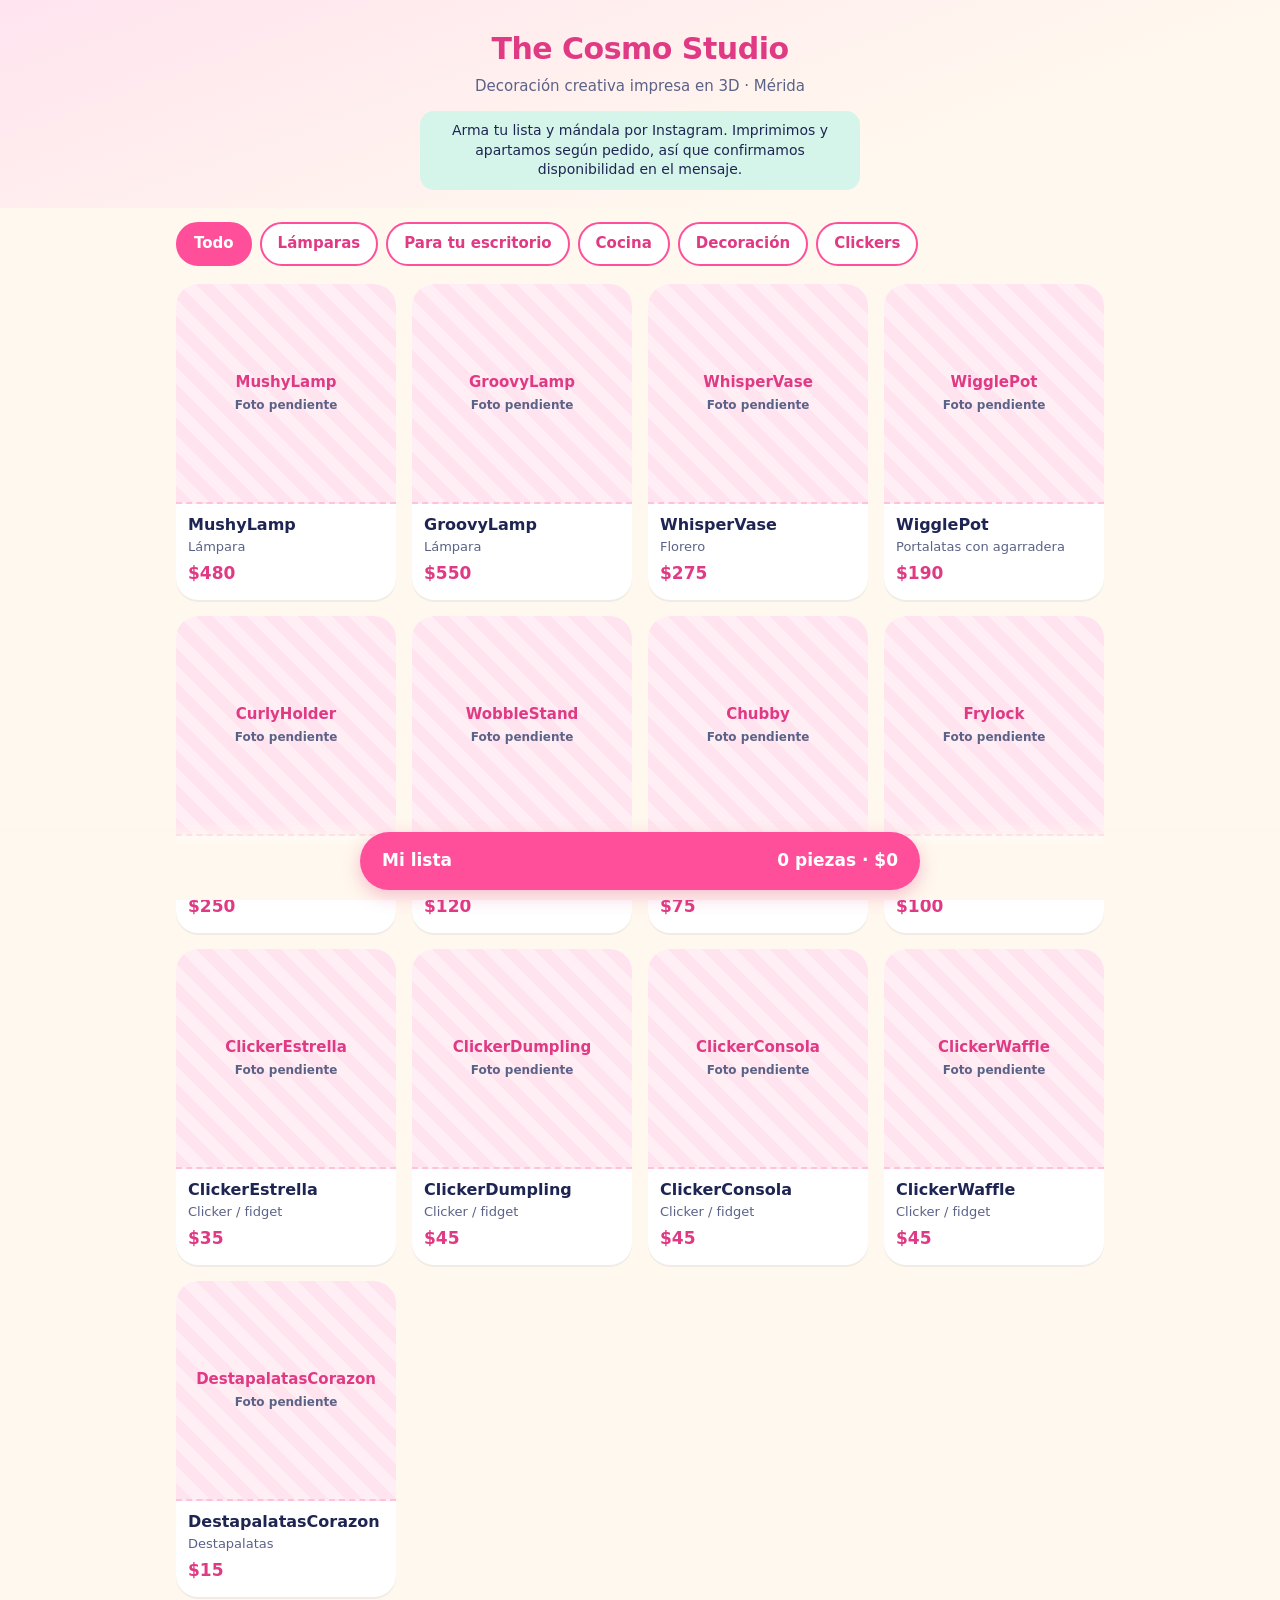
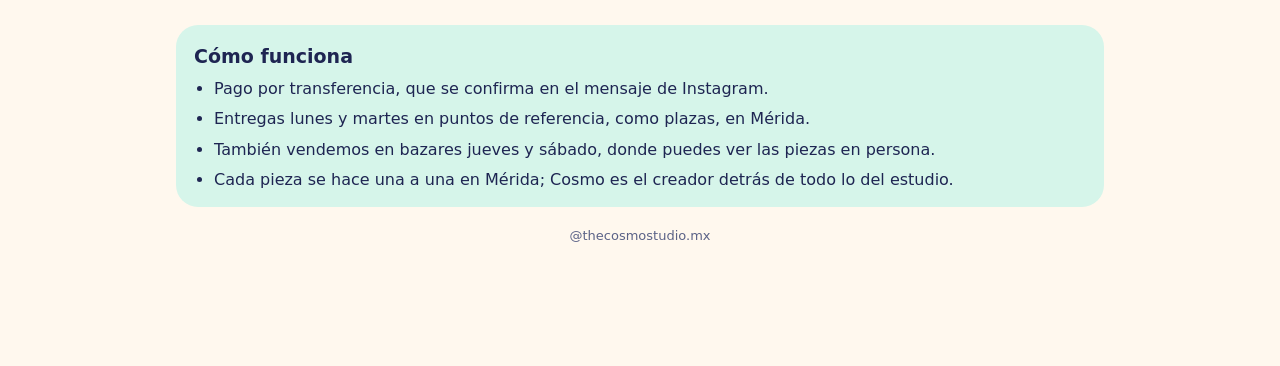
<file: index.html>
<!DOCTYPE html>
<html lang="es-MX">
<head>
<meta charset="utf-8">
<meta name="viewport" content="width=device-width, initial-scale=1, viewport-fit=cover">
<title>The Cosmo Studio · Catálogo</title>
<meta name="description" content="Decoración creativa impresa en 3D, hecha una a una en Mérida. Arma tu pedido y mándalo por Instagram.">
<meta name="theme-color" content="#FFF8EE">
<style>
  /* ---------- Colores de la marca ---------- */
  :root {
    --rosa-cosmo: #FF4F9A;   /* [FALTA DATO]: tono exacto de Rosa Cosmo. Cambien este código por el oficial. */
    --rosa-cosmo-oscuro: #E03A84;
    --rosa-claro: #FFE4EF;
    --crema: #FFF8EE;
    --menta: #D6F5EA;
    --menta-fuerte: #7FD9B9;
    --texto: #1E2552;        /* azul oscuro: solo para texto */
    --texto-suave: #5B6287;
    --blanco: #FFFFFF;
    --radio: 22px;
    --fuente: ui-rounded, "SF Pro Rounded", "Arial Rounded MT Bold", "Nunito", "Varela Round", system-ui, -apple-system, "Segoe UI", Roboto, sans-serif;
  }
  * { box-sizing: border-box; }
  html, body { margin: 0; padding: 0; }
  body {
    font-family: var(--fuente);
    color: var(--texto);
    background: var(--crema);
    line-height: 1.4;
    -webkit-text-size-adjust: 100%;
    padding-bottom: calc(96px + env(safe-area-inset-bottom));
  }
  button, input, textarea { font: inherit; color: inherit; }
  button { cursor: pointer; -webkit-tap-highlight-color: transparent; }
  .contenedor { max-width: 960px; margin: 0 auto; padding: 0 16px; }

  /* ---------- Encabezado ---------- */
  header {
    background: linear-gradient(160deg, var(--rosa-claro) 0%, var(--crema) 70%);
    padding: 28px 0 18px;
    text-align: center;
  }
  .marca { font-size: 30px; font-weight: 800; letter-spacing: -0.5px; margin: 0; color: var(--rosa-cosmo-oscuro); }
  .lema { margin: 6px 0 0; font-size: 15px; color: var(--texto-suave); }
  .aviso-disponibilidad {
    margin: 14px auto 0; max-width: 440px; font-size: 14px;
    background: var(--menta); border-radius: 14px; padding: 10px 14px;
  }

  /* ---------- Filtros ---------- */
  .filtros {
    display: flex; gap: 8px; overflow-x: auto; padding: 14px 16px 6px;
    scrollbar-width: none; max-width: 960px; margin: 0 auto;
  }
  .filtros::-webkit-scrollbar { display: none; }
  .filtro {
    flex: 0 0 auto; border: 2px solid var(--rosa-cosmo); background: var(--blanco);
    color: var(--rosa-cosmo-oscuro); border-radius: 999px; padding: 9px 16px;
    font-size: 15px; font-weight: 700; min-height: 44px;
  }
  .filtro[aria-pressed="true"] { background: var(--rosa-cosmo); color: var(--blanco); }

  /* ---------- Rejilla de productos ---------- */
  .rejilla {
    display: grid; grid-template-columns: repeat(2, minmax(0, 1fr)); gap: 12px;
    padding: 12px 0 8px; list-style: none; margin: 0;
  }
  @media (min-width: 700px) { .rejilla { grid-template-columns: repeat(3, minmax(0, 1fr)); gap: 16px; } }
  @media (min-width: 940px) { .rejilla { grid-template-columns: repeat(4, minmax(0, 1fr)); } }
  .tarjeta {
    width: 100%; text-align: left; border: 0; padding: 0; background: var(--blanco);
    border-radius: var(--radio); overflow: hidden; display: flex; flex-direction: column;
    box-shadow: 0 2px 0 rgba(30,37,82,.06);
  }
  .tarjeta:active { transform: scale(.98); }
  .tarjeta-info { padding: 10px 12px 14px; }
  .rejilla > li { min-width: 0; }
  .tarjeta-nombre { font-weight: 800; font-size: 16px; margin: 0; overflow-wrap: anywhere; }
  .tarjeta-tipo { font-size: 13px; color: var(--texto-suave); margin: 2px 0 6px; }
  .tarjeta-precio { font-weight: 800; color: var(--rosa-cosmo-oscuro); font-size: 17px; }

  /* Espacio de foto: se ve mientras no haya foto real */
  .foto, .foto-espacio { width: 100%; aspect-ratio: 1 / 1; display: block; object-fit: cover; }
  .foto-espacio {
    display: flex; flex-direction: column; align-items: center; justify-content: center; text-align: center;
    padding: 12px; font-weight: 800; font-size: 15px; color: var(--rosa-cosmo-oscuro); overflow-wrap: anywhere;
    background: repeating-linear-gradient(45deg, var(--rosa-claro), var(--rosa-claro) 12px, #FFEFF5 12px, #FFEFF5 24px);
    border-bottom: 2px dashed #FFC2DB;
  }
  .foto-espacio small { display: block; font-weight: 600; font-size: 12px; color: var(--texto-suave); margin-top: 4px; }

  /* ---------- Información del negocio ---------- */
  .info { background: var(--menta); border-radius: var(--radio); padding: 18px 18px 8px; margin: 20px 0 12px; }
  .info h2 { margin: 0 0 8px; font-size: 19px; }
  .info ul { margin: 0; padding-left: 20px; }
  .info li { margin-bottom: 8px; }
  footer { text-align: center; font-size: 13px; color: var(--texto-suave); padding: 8px 0 24px; }

  /* ---------- Barra fija de Mi lista ---------- */
  .barra-lista {
    position: fixed; left: 0; right: 0; bottom: 0; z-index: 20;
    padding: 10px 16px calc(10px + env(safe-area-inset-bottom));
    background: linear-gradient(to top, var(--crema) 70%, rgba(255,248,238,0));
  }
  .boton-lista {
    width: 100%; max-width: 560px; margin: 0 auto; display: flex; justify-content: space-between;
    align-items: center; gap: 10px; border: 0; border-radius: 999px; min-height: 58px;
    padding: 0 22px; background: var(--rosa-cosmo); color: var(--blanco);
    font-size: 17px; font-weight: 800; box-shadow: 0 6px 18px rgba(224,58,132,.3);
  }

  /* ---------- Hojas (ficha, lista, confirmación) ---------- */
  .fondo-hoja {
    position: fixed; inset: 0; z-index: 30; background: rgba(30,37,82,.35);
    display: none; align-items: flex-end; justify-content: center;
  }
  .fondo-hoja.abierta { display: flex; }
  .hoja {
    background: var(--crema); width: 100%; max-width: 560px; max-height: 92vh; max-height: 92dvh;
    overflow-y: auto; border-radius: 28px 28px 0 0; padding: 14px 18px calc(22px + env(safe-area-inset-bottom));
    -webkit-overflow-scrolling: touch;
  }
  @media (min-width: 700px) { .fondo-hoja { align-items: center; } .hoja { border-radius: 28px; } }
  .hoja-cabeza { display: flex; justify-content: space-between; align-items: center; gap: 10px; margin-bottom: 10px; }
  .hoja-cabeza h2 { margin: 0; font-size: 22px; }
  .cerrar {
    border: 0; background: var(--rosa-claro); color: var(--rosa-cosmo-oscuro);
    width: 44px; height: 44px; border-radius: 50%; font-size: 22px; font-weight: 800; flex: 0 0 auto;
  }

  .carrusel { display: flex; overflow-x: auto; scroll-snap-type: x mandatory; gap: 8px; border-radius: var(--radio); }
  .carrusel > * { flex: 0 0 100%; scroll-snap-align: center; border-radius: var(--radio); overflow: hidden; }
  .carrusel-nota { font-size: 13px; color: var(--texto-suave); text-align: center; margin: 6px 0 0; }
  .ficha-tipo { color: var(--texto-suave); margin: 10px 0 2px; }
  .ficha-uso { margin: 2px 0; }
  .ficha-precio { font-size: 26px; font-weight: 800; color: var(--rosa-cosmo-oscuro); margin: 6px 0 12px; }
  .etiqueta { font-weight: 800; margin: 14px 0 8px; display: block; }
  .colores { display: flex; flex-wrap: wrap; gap: 8px; }
  .color {
    border: 2px solid var(--menta-fuerte); background: var(--blanco); border-radius: 999px;
    padding: 9px 16px; font-weight: 700; min-height: 44px;
  }
  .color[aria-pressed="true"] { background: var(--menta-fuerte); border-color: var(--menta-fuerte); }
  .pide-color { color: var(--rosa-cosmo-oscuro); font-size: 14px; margin: 8px 0 0; min-height: 1.2em; }

  .cantidad { display: inline-flex; align-items: center; gap: 4px; background: var(--blanco); border-radius: 999px; padding: 4px; }
  .cantidad button {
    width: 48px; height: 48px; border-radius: 50%; border: 0; background: var(--rosa-claro);
    color: var(--rosa-cosmo-oscuro); font-size: 26px; font-weight: 800; line-height: 1;
  }
  .cantidad button:disabled { opacity: .4; }
  .cantidad output { min-width: 40px; text-align: center; font-size: 20px; font-weight: 800; }

  .boton-principal {
    width: 100%; border: 0; border-radius: 999px; min-height: 58px; margin-top: 18px;
    background: var(--rosa-cosmo); color: var(--blanco); font-size: 18px; font-weight: 800;
    display: flex; align-items: center; justify-content: center; text-decoration: none; padding: 0 18px;
  }
  .boton-principal:disabled { background: #F3C3D8; color: var(--blanco); }
  .boton-secundario {
    width: 100%; border: 2px solid var(--rosa-cosmo); background: var(--blanco); color: var(--rosa-cosmo-oscuro);
    border-radius: 999px; min-height: 52px; margin-top: 10px; font-size: 16px; font-weight: 800;
  }
  .boton-texto { border: 0; background: none; color: var(--texto-suave); text-decoration: underline; padding: 12px; font-size: 15px; display: block; margin: 8px auto 0; }

  /* Mi lista */
  .linea { background: var(--blanco); border-radius: 18px; padding: 12px 14px; margin-bottom: 10px; }
  .linea-arriba { display: flex; justify-content: space-between; gap: 8px; }
  .linea-nombre { font-weight: 800; margin: 0; overflow-wrap: anywhere; }
  .linea-detalle { font-size: 14px; color: var(--texto-suave); margin: 2px 0 0; }
  .linea-abajo { display: flex; justify-content: space-between; align-items: center; margin-top: 10px; }
  .linea-subtotal { font-weight: 800; font-size: 17px; }
  .quitar { border: 0; background: none; color: var(--rosa-cosmo-oscuro); font-weight: 700; text-decoration: underline; padding: 4px 0 4px 8px; min-height: 36px; }
  .vacia { text-align: center; padding: 22px 8px; color: var(--texto-suave); }
  .total { display: flex; justify-content: space-between; font-size: 21px; font-weight: 800; padding: 10px 4px; border-top: 2px dashed #FFC2DB; margin-top: 6px; }
  textarea {
    width: 100%; min-height: 76px; border-radius: 16px; border: 2px solid var(--menta-fuerte);
    padding: 10px 12px; background: var(--blanco); resize: vertical; font-size: 16px;
  }
  .ayuda { font-size: 14px; color: var(--texto-suave); margin: 8px 0 0; }

  /* Confirmación */
  .aviso-copiado { background: var(--menta); border-radius: 18px; padding: 14px 16px; font-weight: 800; font-size: 18px; margin: 0 0 12px; }
  .aviso-copiado.fallo { background: var(--rosa-claro); }
  .mensaje {
    white-space: pre-wrap; word-break: break-word; background: var(--blanco); border-radius: 18px;
    padding: 14px 16px; font-family: inherit; font-size: 15px; margin: 0; border: 2px dashed #FFC2DB;
    user-select: all; -webkit-user-select: all;
  }

  .toast {
    position: fixed; left: 50%; bottom: calc(92px + env(safe-area-inset-bottom)); transform: translateX(-50%) translateY(20px);
    background: var(--texto); color: var(--blanco); padding: 12px 18px; border-radius: 999px; font-weight: 700;
    opacity: 0; pointer-events: none; transition: all .2s; z-index: 40; white-space: nowrap; max-width: 92vw; overflow: hidden; text-overflow: ellipsis;
  }
  .toast.visible { opacity: 1; transform: translateX(-50%) translateY(0); }
  .oculto { display: none !important; }
  .solo-lector { position: absolute; width: 1px; height: 1px; overflow: hidden; clip: rect(0 0 0 0); }
  @media (prefers-reduced-motion: reduce) { * { transition: none !important; } }
</style>
</head>
<body>

<header>
  <div class="contenedor">
    <h1 class="marca">The Cosmo Studio</h1>
    <p class="lema">Decoración creativa impresa en 3D · Mérida</p>
    <p class="aviso-disponibilidad">Arma tu lista y mándala por Instagram. Imprimimos y apartamos según pedido, así que confirmamos disponibilidad en el mensaje.</p>
  </div>
</header>

<nav class="filtros" id="filtros" aria-label="Filtrar por tipo"></nav>

<main class="contenedor">
  <ul class="rejilla" id="rejilla"></ul>

  <section class="info" aria-labelledby="titulo-info">
    <h2 id="titulo-info">Cómo funciona</h2>
    <ul>
      <li>Pago por transferencia, que se confirma en el mensaje de Instagram.</li>
      <li>Entregas lunes y martes en puntos de referencia, como plazas, en Mérida.</li>
      <li>También vendemos en bazares jueves y sábado, donde puedes ver las piezas en persona.</li>
      <li>Cada pieza se hace una a una en Mérida; Cosmo es el creador detrás de todo lo del estudio.</li>
    </ul>
  </section>
</main>

<footer>@thecosmostudio.mx</footer>

<!-- Barra fija -->
<div class="barra-lista">
  <button class="boton-lista" id="boton-lista" type="button">
    <span>Mi lista</span>
    <span id="resumen-lista">0 piezas · $0</span>
  </button>
</div>

<!-- Ficha de producto -->
<div class="fondo-hoja" id="hoja-ficha" role="dialog" aria-modal="true" aria-labelledby="ficha-nombre">
  <div class="hoja">
    <div class="hoja-cabeza">
      <h2 id="ficha-nombre"></h2>
      <button class="cerrar" type="button" data-cerrar aria-label="Cerrar">×</button>
    </div>
    <div class="carrusel" id="ficha-fotos"></div>
    <p class="carrusel-nota oculto" id="ficha-fotos-nota">Desliza para ver más fotos</p>
    <p class="ficha-tipo" id="ficha-tipo"></p>
    <p class="ficha-uso oculto" id="ficha-uso"></p>
    <p class="ficha-precio" id="ficha-precio"></p>

    <div id="ficha-bloque-color">
      <span class="etiqueta" id="etiqueta-color">Elige un color</span>
      <div class="colores" id="ficha-colores" role="group" aria-labelledby="etiqueta-color"></div>
      <p class="pide-color" id="ficha-pide-color" aria-live="polite"></p>
    </div>

    <span class="etiqueta">Cantidad</span>
    <div class="cantidad">
      <button type="button" id="ficha-menos" aria-label="Quitar una">−</button>
      <output id="ficha-cantidad" aria-live="polite">1</output>
      <button type="button" id="ficha-mas" aria-label="Agregar una">+</button>
    </div>

    <button class="boton-principal" type="button" id="ficha-agregar">Agregar a mi lista</button>
  </div>
</div>

<!-- Mi lista -->
<div class="fondo-hoja" id="hoja-lista" role="dialog" aria-modal="true" aria-labelledby="titulo-lista">
  <div class="hoja">
    <div class="hoja-cabeza">
      <h2 id="titulo-lista">Mi lista</h2>
      <button class="cerrar" type="button" data-cerrar aria-label="Cerrar">×</button>
    </div>
    <div id="lineas"></div>
    <div class="total" id="caja-total"><span>Total</span><span id="total-lista">$0</span></div>

    <label class="etiqueta" for="nota">¿Algo que debamos saber? <span style="font-weight:600;color:var(--texto-suave)">(opcional)</span></label>
    <textarea id="nota" maxlength="300" placeholder="Escribe aquí si quieres agregar algo"></textarea>

    <button class="boton-principal" type="button" id="boton-pedir" disabled>Pedir por Instagram</button>
    <p class="ayuda" id="ayuda-pedir">Agrega al menos una pieza para poder pedir.</p>
    <button class="boton-texto" type="button" id="boton-vaciar">Vaciar mi lista</button>
  </div>
</div>

<!-- Confirmación -->
<div class="fondo-hoja" id="hoja-confirmacion" role="dialog" aria-modal="true" aria-labelledby="aviso-copiado">
  <div class="hoja">
    <div class="hoja-cabeza">
      <h2>Tu pedido</h2>
      <button class="cerrar" type="button" data-cerrar aria-label="Cerrar">×</button>
    </div>
    <p class="aviso-copiado" id="aviso-copiado" aria-live="assertive"></p>
    <pre class="mensaje" id="mensaje-armado"></pre>
    <a class="boton-principal" id="boton-abrir-ig" href="#" rel="noopener">Abrir chat de @thecosmostudio.mx</a>
    <button class="boton-secundario" type="button" id="boton-copiar">Copiar mi pedido</button>
    <p class="ayuda">Si el chat se abre con tu pedido ya escrito, solo envíalo.</p>
    <p class="ayuda">Si Instagram te abre nuestro perfil en lugar del chat, toca el botón <strong>Mensaje</strong> del perfil y pega tu pedido.</p>
  </div>
</div>

<div class="toast" id="toast" role="status"></div>

<script src="catalogo.js"></script>
<script>
(function () {
  "use strict";

  /* ================== Datos ================== */
  var CONFIG = window.COSMO_CONFIG || {};
  var USUARIO_IG = CONFIG.instagram || "thecosmostudio.mx";
  var ENLACE_IG = "https://ig.me/m/" + USUARIO_IG;
  var CLAVE_GUARDADO = "cosmo-lista-v1";

  var CATEGORIAS = [
    { id: "todo",       nombre: "Todo" },
    { id: "lamparas",   nombre: "Lámparas" },
    { id: "escritorio", nombre: "Para tu escritorio" },
    { id: "cocina",     nombre: "Cocina" },
    { id: "decoracion", nombre: "Decoración" },
    { id: "clickers",   nombre: "Clickers" },
    { id: "temporada",  nombre: "De temporada" }
  ];

  // Solo se muestran productos con precio verificado (número).
  // Los de temporada solo si el interruptor está encendido.
  var PRODUCTOS = (window.COSMO_CATALOGO || []).filter(function (p) {
    if (typeof p.precio !== "number" || !(p.precio >= 0)) return false;
    var esTemporada = p.temporada === true || p.categoria === "temporada";
    if (esTemporada && CONFIG.mostrarTemporada !== true) return false;
    return true;
  });
  var PRODUCTO_POR_ID = {};
  PRODUCTOS.forEach(function (p) { PRODUCTO_POR_ID[p.id] = p; });

  function coloresDe(p) { return Array.isArray(p.colores) ? p.colores : []; }

  /* ================== Formatos y cálculos ================== */
  function formatoPrecio(n) {
    return "$" + Math.round(n).toString().replace(/\B(?=(\d{3})+(?!\d))/g, ",");
  }

  function subtotal(linea) {
    var p = PRODUCTO_POR_ID[linea.id];
    return p ? p.precio * linea.cantidad : 0;
  }
  function totalLista() {
    return estado.lineas.reduce(function (s, l) { return s + subtotal(l); }, 0);
  }
  function piezasLista() {
    return estado.lineas.reduce(function (s, l) { return s + l.cantidad; }, 0);
  }

  function armarMensaje() {
    var renglones = estado.lineas.map(function (l) {
      var p = PRODUCTO_POR_ID[l.id];
      var texto = "- " + l.cantidad + " × " + p.nombre;
      if (l.color) texto += " — " + l.color;
      texto += " — " + formatoPrecio(p.precio);
      if (l.cantidad > 1) texto += " c/u";
      return texto;
    });
    var mensaje = "Hola, quiero realizar esta compra:\n\n" + renglones.join("\n") +
                  "\n\nTotal: " + formatoPrecio(totalLista());
    var nota = (estado.nota || "").replace(/\s+/g, " ").trim();
    if (nota) mensaje += "\nNota: " + nota;
    return mensaje;
  }

  /* ================== Estado y guardado en el teléfono ================== */
  var estado = { lineas: [], nota: "" };

  function cargar() {
    try {
      var crudo = window.localStorage.getItem(CLAVE_GUARDADO);
      if (!crudo) return;
      var datos = JSON.parse(crudo);
      var lineas = Array.isArray(datos.lineas) ? datos.lineas : [];
      // Se descartan líneas de productos o colores que ya no existan en el catálogo.
      estado.lineas = lineas.filter(function (l) {
        var p = PRODUCTO_POR_ID[l.id];
        if (!p) return false;
        var cols = coloresDe(p);
        if (cols.length) return cols.indexOf(l.color) !== -1;
        return true;
      }).map(function (l) {
        var p = PRODUCTO_POR_ID[l.id];
        return { id: l.id, color: coloresDe(p).length ? l.color : "", cantidad: Math.min(99, Math.max(1, parseInt(l.cantidad, 10) || 1)) };
      });
      estado.nota = typeof datos.nota === "string" ? datos.nota : "";
    } catch (e) { /* sin guardado disponible: la lista vive solo mientras la página esté abierta */ }
  }
  function guardar() {
    try { window.localStorage.setItem(CLAVE_GUARDADO, JSON.stringify(estado)); } catch (e) {}
  }

  function agregarLinea(id, color, cantidad) {
    var existente = estado.lineas.filter(function (l) { return l.id === id && l.color === color; })[0];
    if (existente) existente.cantidad = Math.min(99, existente.cantidad + cantidad);
    else estado.lineas.push({ id: id, color: color, cantidad: cantidad });
    guardar(); pintarResumen();
  }

  /* ================== Utilidades de pantalla ================== */
  function $(id) { return document.getElementById(id); }
  function crear(etiqueta, clase, texto) {
    var el = document.createElement(etiqueta);
    if (clase) el.className = clase;
    if (texto != null) el.textContent = texto;
    return el;
  }
  function fotoOEspacio(p, i) {
    var src = (p.fotos || [])[i];
    if (src) {
      var img = crear("img", "foto");
      img.src = src; img.alt = p.nombre; img.loading = "lazy"; img.decoding = "async";
      return img;
    }
    var espacio = crear("div", "foto-espacio");
    espacio.setAttribute("role", "img");
    espacio.setAttribute("aria-label", "Foto pendiente de " + p.nombre);
    espacio.appendChild(document.createTextNode(p.nombre));
    espacio.appendChild(crear("small", null, "Foto pendiente"));
    return espacio;
  }

  var temporizadorToast;
  function avisar(texto) {
    var t = $("toast");
    t.textContent = texto; t.classList.add("visible");
    clearTimeout(temporizadorToast);
    temporizadorToast = setTimeout(function () { t.classList.remove("visible"); }, 2200);
  }

  var hojaAbierta = null;
  function abrirHoja(id) {
    if (hojaAbierta) hojaAbierta.classList.remove("abierta");
    hojaAbierta = $(id);
    hojaAbierta.classList.add("abierta");
    document.body.style.overflow = "hidden";
  }
  function cerrarHoja() {
    if (hojaAbierta) hojaAbierta.classList.remove("abierta");
    hojaAbierta = null;
    document.body.style.overflow = "";
  }
  document.querySelectorAll(".fondo-hoja").forEach(function (fondo) {
    fondo.addEventListener("click", function (e) {
      if (e.target === fondo || e.target.hasAttribute("data-cerrar")) cerrarHoja();
    });
  });
  document.addEventListener("keydown", function (e) { if (e.key === "Escape") cerrarHoja(); });

  /* ================== Catálogo ================== */
  var filtroActual = "todo";

  function pintarFiltros() {
    var nav = $("filtros");
    nav.innerHTML = "";
    var usadas = {};
    PRODUCTOS.forEach(function (p) { usadas[p.categoria] = true; });
    CATEGORIAS.forEach(function (c) {
      if (c.id !== "todo" && !usadas[c.id]) return;
      var b = crear("button", "filtro", c.nombre);
      b.type = "button";
      b.setAttribute("aria-pressed", String(c.id === filtroActual));
      b.addEventListener("click", function () { filtroActual = c.id; pintarFiltros(); pintarRejilla(); });
      nav.appendChild(b);
    });
  }

  function pintarRejilla() {
    var ul = $("rejilla");
    ul.innerHTML = "";
    PRODUCTOS.filter(function (p) { return filtroActual === "todo" || p.categoria === filtroActual; })
      .forEach(function (p) {
        var li = crear("li");
        var b = crear("button", "tarjeta");
        b.type = "button";
        b.appendChild(fotoOEspacio(p, 0));
        var info = crear("div", "tarjeta-info");
        info.appendChild(crear("p", "tarjeta-nombre", p.nombre));
        info.appendChild(crear("p", "tarjeta-tipo", p.tipo || ""));
        info.appendChild(crear("span", "tarjeta-precio", formatoPrecio(p.precio)));
        b.appendChild(info);
        b.addEventListener("click", function () { abrirFicha(p.id); });
        li.appendChild(b);
        ul.appendChild(li);
      });
  }

  /* ================== Ficha de producto ================== */
  var ficha = { id: null, color: "", cantidad: 1 };

  function abrirFicha(id) {
    var p = PRODUCTO_POR_ID[id];
    ficha = { id: id, color: "", cantidad: 1 };
    $("ficha-nombre").textContent = p.nombre;
    $("ficha-tipo").textContent = p.tipo || "";
    var uso = $("ficha-uso");
    uso.textContent = p.uso || "";
    uso.classList.toggle("oculto", !p.uso);
    $("ficha-precio").textContent = formatoPrecio(p.precio);

    var carrusel = $("ficha-fotos");
    carrusel.innerHTML = "";
    var nFotos = Math.max(1, (p.fotos || []).length);
    for (var i = 0; i < nFotos; i++) carrusel.appendChild(fotoOEspacio(p, i));
    $("ficha-fotos-nota").classList.toggle("oculto", nFotos < 2);

    var cols = coloresDe(p);
    $("ficha-bloque-color").classList.toggle("oculto", cols.length === 0);
    var caja = $("ficha-colores");
    caja.innerHTML = "";
    cols.forEach(function (c) {
      var b = crear("button", "color", c);
      b.type = "button";
      b.setAttribute("aria-pressed", "false");
      b.addEventListener("click", function () {
        ficha.color = c;
        caja.querySelectorAll(".color").forEach(function (x) { x.setAttribute("aria-pressed", String(x === b)); });
        $("ficha-pide-color").textContent = "";
      });
      caja.appendChild(b);
      if (cols.length === 1) { ficha.color = c; b.setAttribute("aria-pressed", "true"); } // un solo color: ya elegido
    });
    $("etiqueta-color").textContent = cols.length === 1 ? "Color" : "Elige un color";
    $("ficha-pide-color").textContent = "";
    pintarCantidadFicha();
    abrirHoja("hoja-ficha");
  }
  function pintarCantidadFicha() {
    $("ficha-cantidad").textContent = ficha.cantidad;
    $("ficha-menos").disabled = ficha.cantidad <= 1;
    $("ficha-mas").disabled = ficha.cantidad >= 99;
  }
  $("ficha-menos").addEventListener("click", function () { if (ficha.cantidad > 1) { ficha.cantidad--; pintarCantidadFicha(); } });
  $("ficha-mas").addEventListener("click", function () { if (ficha.cantidad < 99) { ficha.cantidad++; pintarCantidadFicha(); } });
  $("ficha-agregar").addEventListener("click", function () {
    var p = PRODUCTO_POR_ID[ficha.id];
    if (coloresDe(p).length && !ficha.color) {
      $("ficha-pide-color").textContent = "Elige un color para agregarlo a tu lista.";
      return;
    }
    agregarLinea(p.id, ficha.color, ficha.cantidad);
    cerrarHoja();
    avisar("Agregado: " + ficha.cantidad + " × " + p.nombre + (ficha.color ? " — " + ficha.color : ""));
  });

  /* ================== Mi lista ================== */
  function pintarResumen() {
    var n = piezasLista();
    $("resumen-lista").textContent = n + (n === 1 ? " pieza" : " piezas") + " · " + formatoPrecio(totalLista());
  }

  var confirmandoVaciar = false;
  function pintarLista() {
    var cont = $("lineas");
    cont.innerHTML = "";
    var vacia = estado.lineas.length === 0;
    if (vacia) cont.appendChild(crear("p", "vacia", "Tu lista está vacía. Toca un producto para agregarlo."));
    estado.lineas.forEach(function (l, i) {
      var p = PRODUCTO_POR_ID[l.id];
      var caja = crear("div", "linea");
      var arriba = crear("div", "linea-arriba");
      var textos = crear("div");
      textos.appendChild(crear("p", "linea-nombre", p.nombre));
      textos.appendChild(crear("p", "linea-detalle", (l.color ? l.color + " · " : "") + formatoPrecio(p.precio) + " c/u"));
      arriba.appendChild(textos);
      var quitar = crear("button", "quitar", "Quitar");
      quitar.type = "button";
      quitar.addEventListener("click", function () { estado.lineas.splice(i, 1); guardar(); pintarLista(); pintarResumen(); });
      arriba.appendChild(quitar);
      caja.appendChild(arriba);

      var abajo = crear("div", "linea-abajo");
      var cant = crear("div", "cantidad");
      var menos = crear("button", null, "−"); menos.type = "button"; menos.setAttribute("aria-label", "Quitar una " + p.nombre);
      var valor = crear("output", null, String(l.cantidad));
      var mas = crear("button", null, "+"); mas.type = "button"; mas.setAttribute("aria-label", "Agregar una " + p.nombre);
      menos.disabled = l.cantidad <= 1; mas.disabled = l.cantidad >= 99;
      menos.addEventListener("click", function () { if (l.cantidad > 1) { l.cantidad--; guardar(); pintarLista(); pintarResumen(); } });
      mas.addEventListener("click", function () { if (l.cantidad < 99) { l.cantidad++; guardar(); pintarLista(); pintarResumen(); } });
      cant.appendChild(menos); cant.appendChild(valor); cant.appendChild(mas);
      abajo.appendChild(cant);
      abajo.appendChild(crear("span", "linea-subtotal", formatoPrecio(subtotal(l))));
      caja.appendChild(abajo);
      cont.appendChild(caja);
    });
    $("total-lista").textContent = formatoPrecio(totalLista());
    $("caja-total").classList.toggle("oculto", vacia);
    $("boton-pedir").disabled = vacia;
    $("ayuda-pedir").classList.toggle("oculto", !vacia);
    $("boton-vaciar").classList.toggle("oculto", vacia);
    confirmandoVaciar = false;
    $("boton-vaciar").textContent = "Vaciar mi lista";
  }

  $("boton-lista").addEventListener("click", function () {
    $("nota").value = estado.nota || "";
    pintarLista();
    abrirHoja("hoja-lista");
  });
  $("nota").addEventListener("input", function (e) { estado.nota = e.target.value; guardar(); });
  $("boton-vaciar").addEventListener("click", function () {
    if (!confirmandoVaciar) {
      confirmandoVaciar = true;
      this.textContent = "¿Seguro? Toca otra vez para vaciar";
      return;
    }
    estado.lineas = []; estado.nota = ""; $("nota").value = "";
    guardar(); pintarLista(); pintarResumen();
    avisar("Tu lista quedó vacía");
  });

  /* ================== Copiar y pedir ================== */
  // Copia con el método clásico (funciona dentro del navegador de Instagram)
  // y, si falla, con el portapapeles moderno.
  function copiarClasico(texto) {
    var area = document.createElement("textarea");
    area.value = texto;
    area.setAttribute("readonly", "");
    area.style.position = "fixed"; area.style.top = "0"; area.style.left = "0";
    area.style.opacity = "0"; area.style.fontSize = "16px";
    document.body.appendChild(area);
    var ok = false;
    try {
      area.focus(); area.select(); area.setSelectionRange(0, texto.length);
      ok = document.execCommand("copy");
    } catch (e) { ok = false; }
    document.body.removeChild(area);
    return ok;
  }
  function copiar(texto) {
    if (copiarClasico(texto)) return Promise.resolve(true);
    if (navigator.clipboard && navigator.clipboard.writeText) {
      return navigator.clipboard.writeText(texto).then(function () { return true; }, function () { return false; });
    }
    return Promise.resolve(false);
  }
  function mostrarResultadoCopia(ok) {
    var aviso = $("aviso-copiado");
    aviso.classList.toggle("fallo", !ok);
    aviso.textContent = ok
      ? "Tu pedido ya se copió. Solo pégalo en el chat y envíalo"
      : "No pudimos copiarlo solos. Toca “Copiar mi pedido” o deja el dedo sobre el texto para copiarlo.";
  }

  // Prueba: algunos teléfonos abren el chat con el texto ya escrito si el
  // enlace lleva ?text=. Meta no lo garantiza; si lo ignora, el pedido ya
  // está copiado y la clienta lo pega como antes.
  function enlaceChat(mensaje) {
    if (CONFIG.textoEnEnlace === false) return ENLACE_IG;
    return ENLACE_IG + "?text=" + encodeURIComponent(mensaje);
  }
  $("boton-abrir-ig").href = ENLACE_IG;

  $("boton-pedir").addEventListener("click", function () {
    if (estado.lineas.length === 0) return;           // con la lista vacía no se puede pedir
    var mensaje = armarMensaje();                     // 1. arma el mensaje
    $("mensaje-armado").textContent = mensaje;
    $("boton-abrir-ig").href = enlaceChat(mensaje);
    abrirHoja("hoja-confirmacion");
    var ok = copiarClasico(mensaje);                  // 2. lo copia
    mostrarResultadoCopia(ok);
    if (!ok) copiar(mensaje).then(mostrarResultadoCopia);
    if (CONFIG.abrirInstagramDirecto === true && ok) { // 3. abre el chat (si está activado)
      window.location.href = enlaceChat(mensaje);
    }
  });
  $("boton-copiar").addEventListener("click", function () {
    copiar($("mensaje-armado").textContent).then(function (ok) {
      mostrarResultadoCopia(ok);
      if (ok) avisar("Pedido copiado");
    });
  });

  /* ================== Arranque ================== */
  // Ganchos solo para las pruebas automáticas; no afectan a la clienta.
  window.__cosmo = { armarMensaje: armarMensaje, totalLista: totalLista, estado: estado };

  cargar();
  pintarFiltros();
  pintarRejilla();
  pintarResumen();
})();
</script>
</body>
</html>
</file>
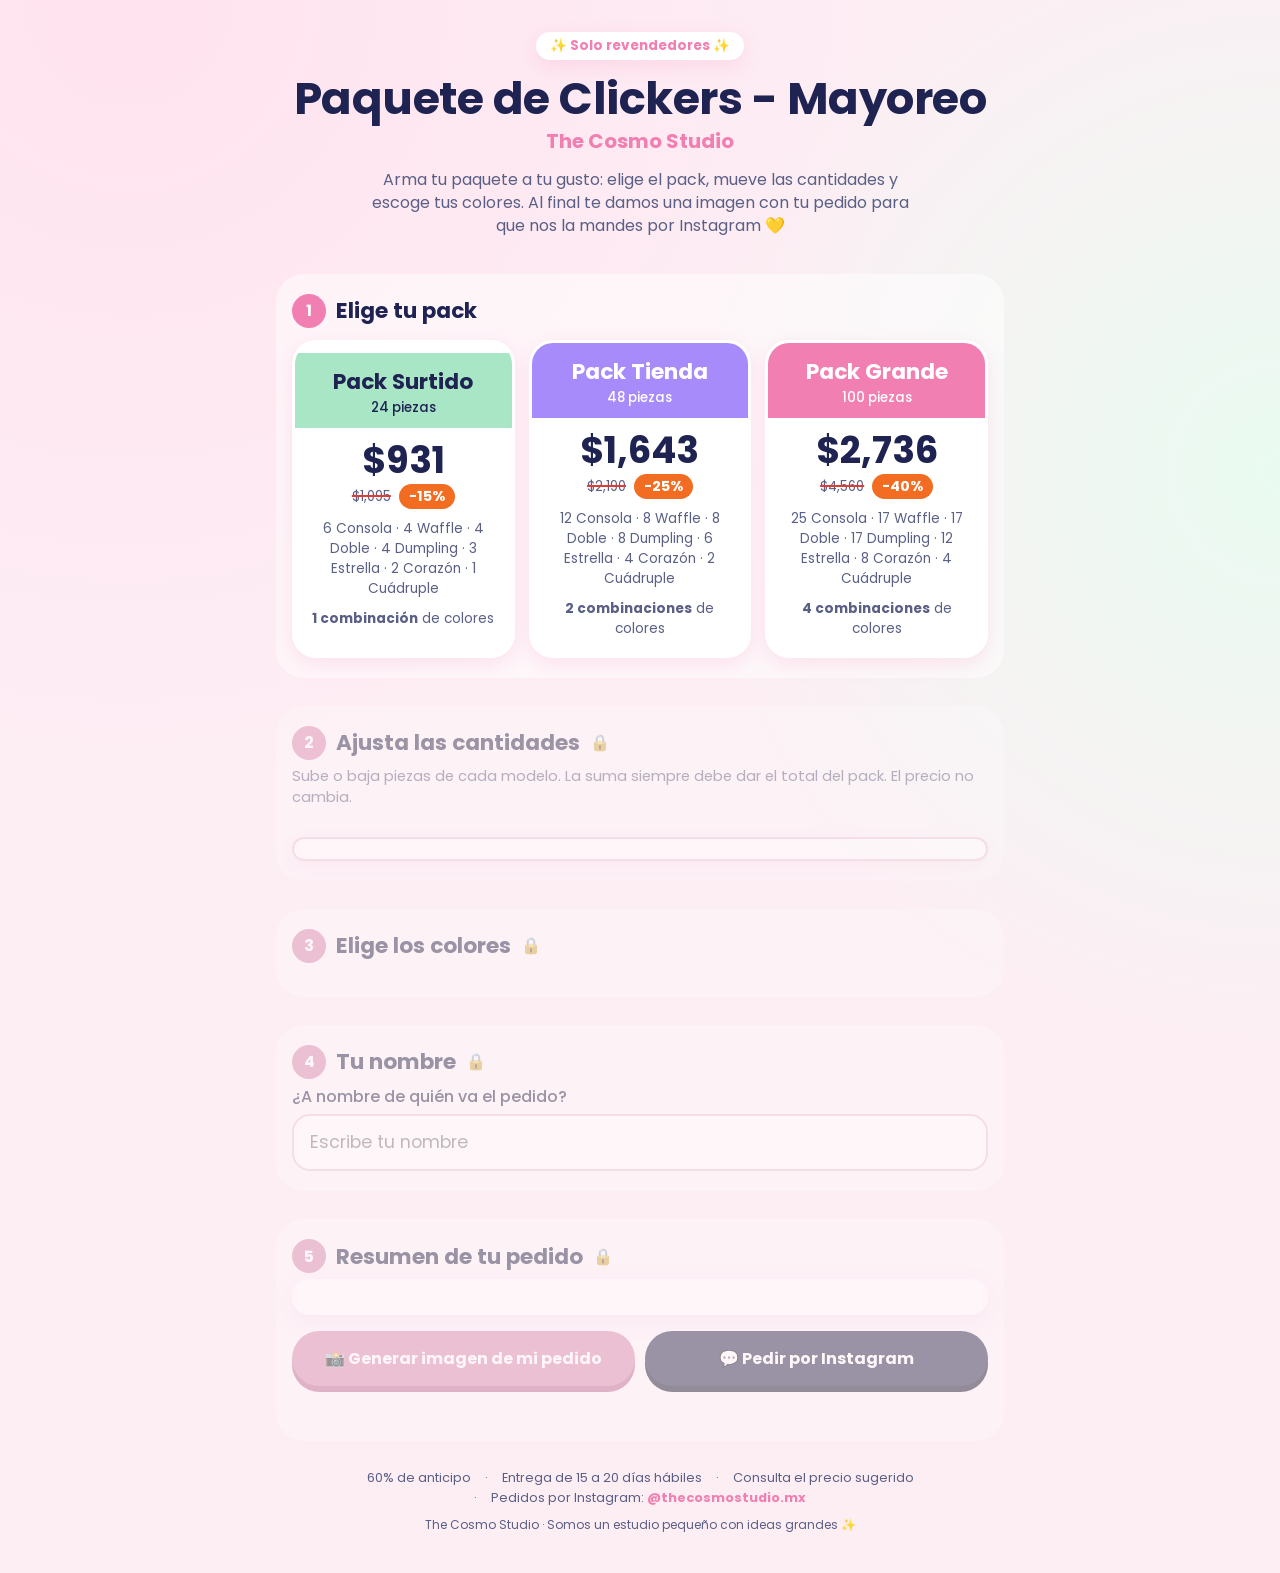
<file: mayoreo/index.html>
<!DOCTYPE html>
<html lang="es-MX">
<head>
  <meta charset="UTF-8">
  <meta name="viewport" content="width=device-width, initial-scale=1, viewport-fit=cover">
  <title>Arma tu paquete de clickers · The Cosmo Studio</title>
  <meta name="description" content="Paquetes de clickers de mayoreo para revendedores. Elige tu pack, ajusta cantidades y colores, y manda tu pedido por Instagram.">
  <meta name="theme-color" content="#FDEEF4">
  <link rel="icon" href="data:image/svg+xml,%3Csvg xmlns=%22http://www.w3.org/2000/svg%22 viewBox=%220 0 100 100%22%3E%3Ctext y=%22.9em%22 font-size=%2290%22%3E%E2%9C%A8%3C/text%3E%3C/svg%3E">
  <link rel="preload" href="fonts/Poppins-Bold.ttf" as="font" type="font/ttf" crossorigin>
  <link rel="stylesheet" href="styles.css">
</head>
<body>
  <header class="hero">
    <p class="hero__eyebrow">✨ Solo revendedores ✨</p>
    <h1>Paquete de Clickers - Mayoreo</h1>
    <p class="hero__brand">The Cosmo Studio</p>
    <p class="hero__lead">Arma tu paquete a tu gusto: elige el pack, mueve las cantidades y escoge tus colores. Al final te damos una imagen con tu pedido para que nos la mandes por Instagram 💛</p>
  </header>

  <main>
    <!-- PASO 1 -->
    <section class="step" id="paso-1">
      <h2 class="step__title"><span class="step__num">1</span> Elige tu pack</h2>
      <div class="packs" id="packs" role="radiogroup" aria-label="Paquetes"></div>
    </section>

    <!-- PASO 2 -->
    <section class="step is-locked" id="paso-2">
      <h2 class="step__title"><span class="step__num">2</span> Ajusta las cantidades</h2>
      <p class="step__hint">Sube o baja piezas de cada modelo. La suma siempre debe dar el total del pack. El precio no cambia.</p>
      <div class="qty-list" id="qty-list"></div>
      <div class="counter" id="counter" aria-live="polite"></div>
    </section>

    <!-- PASO 3 -->
    <section class="step is-locked" id="paso-3">
      <h2 class="step__title"><span class="step__num">3</span> Elige los colores</h2>
      <p class="step__hint" id="combo-hint"></p>
      <div class="color-list" id="color-list"></div>
    </section>

    <!-- PASO 4 -->
    <section class="step is-locked" id="paso-4">
      <h2 class="step__title"><span class="step__num">4</span> Tu nombre</h2>
      <label class="name-field">
        <span>¿A nombre de quién va el pedido?</span>
        <input type="text" id="nombre" maxlength="40" autocomplete="name" placeholder="Escribe tu nombre">
      </label>
    </section>

    <!-- PASO 5 -->
    <section class="step is-locked" id="paso-5">
      <h2 class="step__title"><span class="step__num">5</span> Resumen de tu pedido</h2>
      <div class="summary" id="summary"></div>
      <ul class="missing" id="missing" aria-live="polite"></ul>

      <div class="actions">
        <button class="btn btn--primary" id="btn-imagen" type="button">📸 Generar imagen de mi pedido</button>
        <button class="btn btn--ig" id="btn-ig" type="button">💬 Pedir por Instagram</button>
      </div>
      <p class="toast" id="toast" role="status" aria-live="polite"></p>

      <div class="preview" id="preview" hidden>
        <img id="preview-img" alt="Imagen de tu pedido">
        <div class="actions">
          <a class="btn btn--primary" id="btn-descargar" download="pedido-clickers-cosmo.png">⬇️ Descargar imagen</a>
          <button class="btn btn--soft" id="btn-compartir" type="button" hidden>📤 Compartir imagen</button>
        </div>
        <p class="preview__tip">Si estás en el celular y no se descarga, mantén presionada la imagen y elige "Guardar imagen".</p>
      </div>
    </section>
  </main>

  <footer class="footer">
    <ul class="conditions">
      <li>60% de anticipo</li>
      <li>Entrega de 15 a 20 días hábiles</li>
      <li>Consulta el precio sugerido</li>
      <li>Pedidos por Instagram: <a href="https://instagram.com/thecosmostudio.mx" target="_blank" rel="noopener">@thecosmostudio.mx</a></li>
    </ul>
    <p class="footer__brand">The Cosmo Studio · Somos un estudio pequeño con ideas grandes ✨</p>
  </footer>

  <canvas id="canvas" width="1080" height="1080" hidden></canvas>
  <script src="app.js"></script>
</body>
</html>
</file>
<file: mayoreo/styles.css>
@font-face { font-family: "Poppins"; src: url("fonts/Poppins-Regular.ttf") format("truetype"); font-weight: 400; font-display: swap; }
@font-face { font-family: "Poppins"; src: url("fonts/Poppins-Medium.ttf") format("truetype"); font-weight: 500; font-display: swap; }
@font-face { font-family: "Poppins"; src: url("fonts/Poppins-Bold.ttf") format("truetype"); font-weight: 700; font-display: swap; }

:root {
  --rosa: #F27FB1;
  --rosa-claro: #F9C6DA;
  --fondo: #FDEEF4;
  --crema: #FFF7F0;
  --menta: #A8E6C5;
  --lavanda: #A78BFA;
  --naranja: #F26D21;
  --texto: #1E2352;
  --texto-suave: #5A5F86;
  --blanco: #FFFFFF;
  --radio: 24px;
  --sombra: 0 6px 20px rgba(242, 127, 177, .18);
}

* { box-sizing: border-box; }
html { -webkit-text-size-adjust: 100%; }
body {
  margin: 0;
  font-family: "Poppins", system-ui, sans-serif;
  color: var(--texto);
  background: var(--fondo);
  background-image:
    radial-gradient(circle at 10% 0%, #FFE3EF 0, transparent 40%),
    radial-gradient(circle at 100% 30%, #E9FBF1 0, transparent 35%);
  line-height: 1.45;
}
button { font-family: inherit; }
img { max-width: 100%; display: block; }

main, .hero, .footer { max-width: 760px; margin: 0 auto; padding: 0 16px; }

/* ---------- Hero ---------- */
.hero { text-align: center; padding-top: 32px; padding-bottom: 8px; }
.hero__eyebrow { display: inline-block; margin: 0 0 8px; padding: 4px 14px; border-radius: 999px; background: var(--blanco); color: var(--rosa); font-weight: 700; font-size: .85rem; box-shadow: var(--sombra); }
.hero h1 { margin: 6px 0 0; font-size: clamp(1.8rem, 7vw, 2.8rem); line-height: 1.1; font-weight: 700; letter-spacing: -.5px; }
.hero__brand { margin: 4px 0 12px; color: var(--rosa); font-weight: 700; font-size: 1.25rem; }
.hero__lead { margin: 0 auto; max-width: 540px; color: var(--texto-suave); }

/* ---------- Pasos ---------- */
.step { margin: 28px 0; padding: 20px 16px; background: rgba(255,255,255,.55); border-radius: 28px; transition: opacity .25s; }
.step__title { display: flex; align-items: center; gap: 10px; margin: 0 0 6px; font-size: 1.35rem; font-weight: 700; }
.step__num { display: inline-grid; place-items: center; width: 34px; height: 34px; border-radius: 50%; background: var(--rosa); color: var(--blanco); font-size: 1rem; flex: none; }
.step__hint { margin: 0 0 14px; color: var(--texto-suave); font-size: .92rem; }
.step.is-locked { opacity: .45; pointer-events: none; filter: grayscale(.3); }
.step.is-locked .step__title::after { content: "🔒"; font-size: 1rem; }

/* ---------- Packs ---------- */
.packs { display: grid; gap: 14px; grid-template-columns: 1fr; margin-top: 12px; }
@media (min-width: 640px) { .packs { grid-template-columns: repeat(3, 1fr); } }
.pack { position: relative; border: 3px solid transparent; border-radius: var(--radio); background: var(--blanco); padding: 0; overflow: hidden; cursor: pointer; text-align: center; color: var(--texto); box-shadow: var(--sombra); transition: transform .15s, border-color .15s; }
.pack:active { transform: scale(.98); }
.pack__head { padding: 12px 10px 10px; }
.pack__head h3 { margin: 0; font-size: 1.35rem; }
.pack__head p { margin: 0; font-weight: 500; }
.pack--surtido .pack__head { background: var(--menta); }
.pack--tienda .pack__head { background: var(--lavanda); color: var(--blanco); }
.pack--grande .pack__head { background: var(--rosa); color: var(--blanco); }
.pack__body { padding: 12px 10px 16px; }
.pack__price { font-size: 2.3rem; font-weight: 700; line-height: 1.1; }
.pack__old { display: flex; justify-content: center; align-items: center; gap: 8px; margin-top: 4px; }
.pack__old s { color: var(--texto-suave); text-decoration-color: #E53935; text-decoration-thickness: 2px; }
.badge { background: var(--naranja); color: var(--blanco); font-weight: 700; border-radius: 999px; padding: 2px 10px; font-size: .9rem; }
.pack__content { margin: 10px 0 0; font-size: .85rem; color: var(--texto-suave); }
.pack.is-selected { border-color: var(--texto); transform: translateY(-2px); }
.pack.is-selected::after { content: "✓ Elegido"; position: absolute; top: 10px; right: 10px; background: var(--texto); color: var(--blanco); font-size: .75rem; font-weight: 700; padding: 2px 10px; border-radius: 999px; }

/* ---------- Contador ---------- */
.counter { position: sticky; bottom: 12px; z-index: 5; margin: 14px 0 0; padding: 10px 14px; border-radius: 999px; text-align: center; font-weight: 700; background: var(--blanco); box-shadow: var(--sombra); border: 2px solid var(--rosa-claro); }
.counter.is-ok { border-color: #5BC48C; color: #1E7A4B; }
.counter.is-bad { border-color: var(--naranja); color: #B4460E; }

/* ---------- Cantidades ---------- */
.qty-list { display: grid; gap: 10px; }
.qty-row { display: flex; align-items: center; gap: 12px; background: var(--blanco); border-radius: 20px; padding: 8px 12px 8px 8px; box-shadow: var(--sombra); }
.thumb { width: 62px; height: 62px; border-radius: 16px; object-fit: cover; flex: none; background: var(--rosa-claro); }
.qty-row__info { flex: 1; min-width: 0; }
.qty-row__name { font-weight: 700; }
.qty-row__note { font-size: .78rem; color: var(--texto-suave); }
.stepper { display: flex; align-items: center; gap: 6px; flex: none; }
.stepper button { width: 40px; height: 40px; border-radius: 50%; border: none; background: var(--rosa); color: var(--blanco); font-size: 1.4rem; font-weight: 700; line-height: 1; cursor: pointer; touch-action: manipulation; }
.stepper button:disabled { background: #E7DDE2; color: #B5AEB6; cursor: not-allowed; }
.stepper output { min-width: 34px; text-align: center; font-weight: 700; font-size: 1.15rem; }
.tag { display: inline-block; font-size: .72rem; font-weight: 700; padding: 2px 9px; border-radius: 999px; background: var(--crema); border: 1.5px dashed var(--texto-suave); color: var(--texto-suave); vertical-align: middle; }
.tag--lock { background: #FFF2E8; border-color: var(--naranja); color: #B4460E; border-style: solid; }

/* ---------- Colores ---------- */
.color-list { display: grid; gap: 14px; }
.model-card { background: var(--blanco); border-radius: var(--radio); padding: 14px; box-shadow: var(--sombra); }
.model-card__head { display: flex; gap: 12px; align-items: center; margin-bottom: 8px; }
.model-card__photo { width: 84px; height: 84px; border-radius: 18px; object-fit: cover; flex: none; }
.model-card__name { margin: 0; font-size: 1.15rem; }
.model-card__qty { color: var(--texto-suave); font-size: .9rem; }
.model-card.is-fixed { background: var(--crema); }
.combo { border-top: 2px dashed var(--rosa-claro); padding-top: 10px; margin-top: 10px; }
.combo__head { display: flex; align-items: center; justify-content: space-between; gap: 8px; margin-bottom: 6px; }
.combo__title { font-weight: 700; font-size: .95rem; }
.combo__auto { font-size: .9rem; font-weight: 700; }
.combo.is-empty .swatch-row { opacity: .4; }
.swatch-row { margin: 6px 0 4px; }
.swatch-row__label { font-size: .8rem; font-weight: 700; color: var(--texto-suave); margin-bottom: 4px; }
.swatch-row__label em { font-style: normal; color: var(--texto); }
.swatches { display: grid; grid-template-columns: repeat(9, 1fr); gap: 4px; max-width: 420px; }
.swatch { position: relative; aspect-ratio: 1; width: 100%; max-width: 40px; justify-self: center; border-radius: 50%; border: 2px solid rgba(0,0,0,.08); cursor: pointer; padding: 0; touch-action: manipulation; }
.swatch--blanco { border-color: #BDBDBD; }
.swatch.is-on { outline: 3px solid var(--texto); outline-offset: 2px; }
.swatch.is-on::after { content: "✓"; position: absolute; inset: 0; display: grid; place-items: center; font-weight: 700; font-size: 1rem; color: var(--blanco); text-shadow: 0 0 3px rgba(0,0,0,.5); }
.swatch--light.is-on::after { color: var(--texto); text-shadow: none; }

/* ---------- Nombre ---------- */
.name-field span { display: block; font-weight: 500; margin-bottom: 6px; }
.name-field input { width: 100%; font: inherit; font-size: 1.1rem; padding: 14px 16px; border-radius: 18px; border: 2px solid var(--rosa-claro); background: var(--blanco); color: var(--texto); }
.name-field input:focus { outline: none; border-color: var(--rosa); }

/* ---------- Resumen ---------- */
.summary { background: var(--blanco); border-radius: var(--radio); padding: 18px; box-shadow: var(--sombra); }
.summary h3 { margin: 0; font-size: 1.2rem; }
.summary__who { color: var(--rosa); font-weight: 700; margin: 0 0 8px; }
.summary__lines { list-style: none; padding: 0; margin: 10px 0; }
.summary__lines li { display: flex; gap: 10px; align-items: flex-start; padding: 8px 0; border-bottom: 1px solid #F6E1EA; }
.summary__lines .thumb { width: 44px; height: 44px; border-radius: 12px; }
.summary__model { font-weight: 700; }
.summary__variants { font-size: .88rem; color: var(--texto-suave); display: flex; flex-wrap: wrap; gap: 4px 12px; }
.variant { display: inline-flex; align-items: center; gap: 4px; }
.dot { display: inline-block; width: 16px; height: 16px; border-radius: 50%; border: 1.5px solid rgba(0,0,0,.12); vertical-align: middle; }
.dot--blanco { border-color: #BDBDBD; }
.summary__total { display: flex; justify-content: space-between; align-items: baseline; font-weight: 700; font-size: 1.1rem; padding-top: 10px; }
.summary__total strong { font-size: 1.6rem; }
.missing { margin: 12px 0 0; padding-left: 20px; color: #B4460E; font-size: .9rem; }
.missing:empty { display: none; }

/* ---------- Botones ---------- */
.actions { display: grid; gap: 10px; margin-top: 16px; }
@media (min-width: 560px) { .actions { grid-template-columns: 1fr 1fr; } }
.btn { display: block; text-align: center; text-decoration: none; border: none; border-radius: 999px; padding: 15px 18px; font-size: 1rem; font-weight: 700; cursor: pointer; touch-action: manipulation; }
.btn--primary { background: var(--rosa); color: var(--blanco); box-shadow: 0 6px 0 #D8609A; }
.btn--ig { background: var(--texto); color: var(--blanco); box-shadow: 0 6px 0 #0F1336; }
.btn--soft { background: var(--menta); color: var(--texto); box-shadow: 0 6px 0 #79C9A0; }
.btn:active { transform: translateY(3px); box-shadow: none; }
.btn:disabled { opacity: .5; cursor: not-allowed; }
.toast { min-height: 1.4em; margin: 12px 0 0; text-align: center; font-weight: 500; color: #1E7A4B; }
.preview { margin-top: 18px; }
.preview img { width: 100%; border-radius: 20px; box-shadow: var(--sombra); }
.preview__tip { font-size: .8rem; color: var(--texto-suave); text-align: center; }

/* ---------- Pie ---------- */
.footer { text-align: center; padding-bottom: 40px; }
.conditions { list-style: none; padding: 0; margin: 0 0 8px; display: flex; flex-direction: column; align-items: center; gap: 2px; font-size: .8rem; color: var(--texto-suave); }
@media (min-width: 640px) {
  .conditions { flex-direction: row; flex-wrap: wrap; justify-content: center; gap: 2px 14px; }
  .conditions li + li::before { content: "·"; margin-right: 14px; }
}
.conditions a { color: var(--rosa); font-weight: 700; text-decoration: none; }
.footer__brand { font-size: .75rem; color: var(--texto-suave); margin: 0; }

@media (max-width: 380px) {
  .thumb { width: 50px; height: 50px; }
  .stepper button { width: 36px; height: 36px; }
  .model-card__photo { width: 70px; height: 70px; }
}

/* ---------- Vista previa (imágenes pre-renderizadas) ---------- */
.preview3d { margin: 8px 0 4px; padding: 10px; border-radius: 20px; background: linear-gradient(160deg, #FFF7FB 0%, #FDE6F0 100%); border: 2px solid var(--rosa-claro); }
.preview3d__head { display: flex; justify-content: space-between; align-items: center; font-weight: 700; font-size: .85rem; margin-bottom: 4px; }
.preview3d__combo { background: var(--rosa); color: var(--blanco); border-radius: 999px; padding: 1px 10px; font-size: .75rem; }
.preview3d__grid { display: grid; grid-template-columns: 2fr 1fr; grid-template-rows: 1fr 1fr; gap: 4px 6px; }
.preview3d__view { margin: 0; display: flex; flex-direction: column; align-items: center; min-width: 0; }
.preview3d__view.is-main { grid-row: 1 / span 2; }
.preview3d__view canvas { width: 100%; aspect-ratio: 1; display: block; }
.preview3d__view:not(.is-main) canvas { width: 88%; }
.preview3d__view figcaption { font-size: .72rem; font-weight: 700; color: var(--texto-suave); margin-top: -2px; }
.preview3d__note { margin: 4px 0 0; text-align: center; font-size: .8rem; color: var(--texto-suave); }
.preview3d__note:empty { display: none; }
.preview3d:not(.is-ready) canvas { background: radial-gradient(circle, rgba(242,127,177,.14) 0, transparent 62%); }
.preview3d--fixed { background: var(--blanco); }
.preview3d__fixed { width: 62%; margin: 0 auto; aspect-ratio: 1; object-fit: contain; }

/* ---------- Pestañas de combinación ---------- */
.tabs { display: grid; grid-template-columns: repeat(auto-fit, minmax(0, 1fr)); gap: 6px; margin: 6px 0 2px; }
.tab { border: 2px solid var(--rosa-claro); background: var(--blanco); color: var(--texto); border-radius: 14px; padding: 6px 4px; cursor: pointer; font-family: inherit; display: flex; flex-direction: column; align-items: center; gap: 2px; min-width: 0; touch-action: manipulation; }
.tab__name { font-weight: 700; font-size: .72rem; line-height: 1.1; }
.tab__meta { font-size: .72rem; color: var(--texto-suave); display: flex; align-items: center; gap: 2px; white-space: nowrap; }
.tab__meta .dot { width: 11px; height: 11px; }
.tab.is-on { background: var(--rosa); border-color: var(--rosa); color: var(--blanco); }
.tab.is-on .tab__meta { color: var(--blanco); }
.tab.is-empty:not(.is-on) { opacity: .6; }
.combo { border-top: none; margin-top: 4px; padding-top: 4px; }
.combo__help { margin: 0 0 4px; font-size: .78rem; color: var(--texto-suave); }
@media (max-width: 520px) { .tabs--4 { grid-template-columns: 1fr 1fr; } }
</file>
